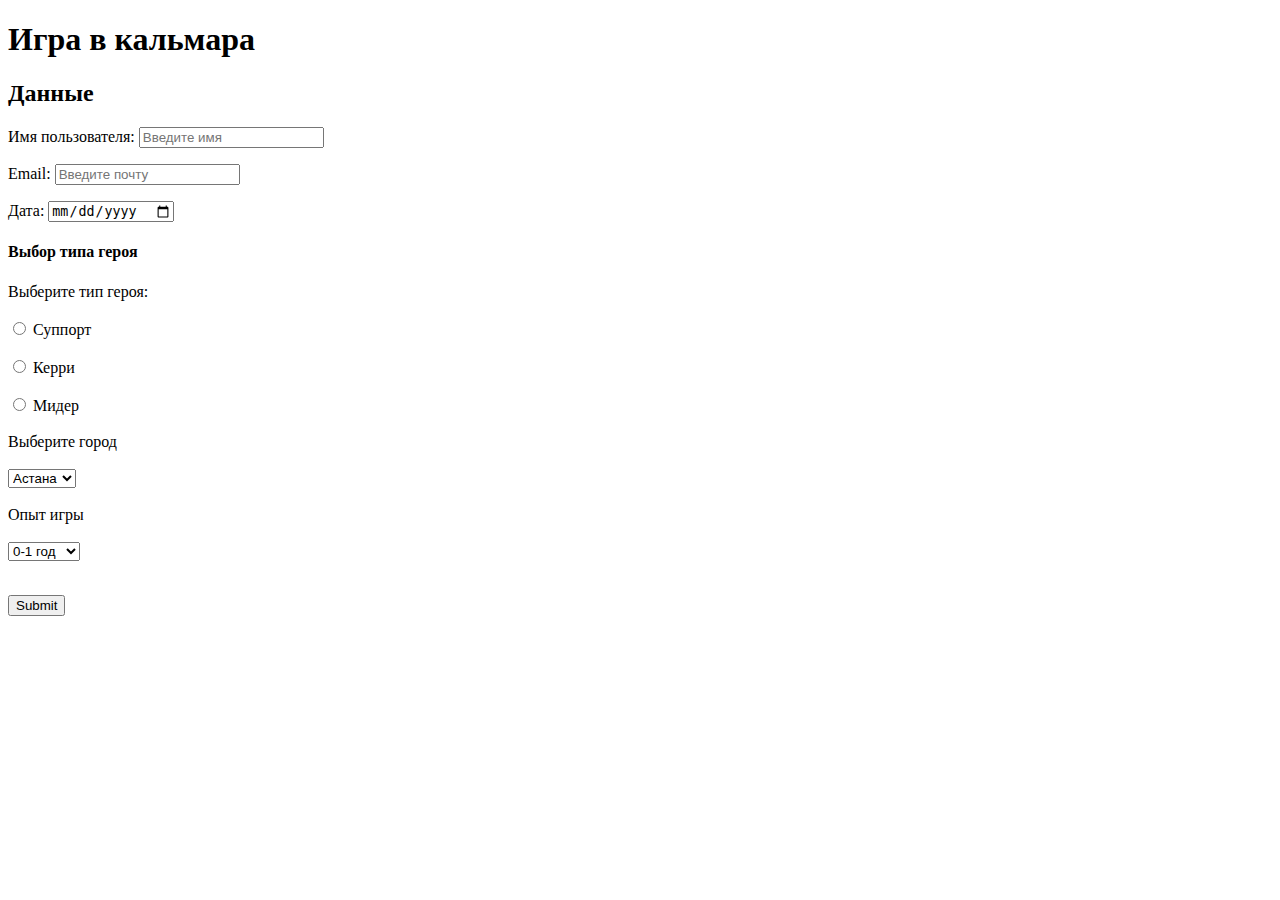
<file: homework_10/form/index.html>
<!DOCTYPE html>
<html lang="en">
<head>
    <meta charset="UTF-8">
    <meta http-equiv="X-UA-Compatible" content="IE=edge">
    <meta name="viewport" content="width=device-width, initial-scale=1.0">
    <link rel="stylesheets" href="css/style.css">
    <title>Document</title>
</head>
<body>
    <h1>Игра в кальмара</h1>
    <h2>Данные</h2>
    <form>
        <p>
            <label for="userName">Имя пользователя:</label>
            <input id="userName" type="text" placeholder="Введите имя" required>
        </p>
        <p>
            <label for="userEmail">Email:</label>
            <input id="userEmail" type="email" placeholder="Введите почту">
        </p>

        <p>
            <label for="date">Дата:</label>
            <input id="date" type="date">
        </p>

        <h4>Выбор типа героя</h4>
        
        <p>
            <label for="herotypes"> Выберите тип героя:</label>
            <br><br>
            <input type="radio" id="support" name="heroes">
            <label for="support">Суппорт</label>
            <br><br>
            <input type="radio" id="carry" name="heroes">
            <label for="carry">Керри</label>
             <br><br>
            <input type="radio" id="mid" name="heroes">
            <label for="mid">Мидер</label>
             <br><br>

             <label for="select-city">Выберите город</label><br><br>

             <select id="select-city" name="">
                 <option value="Astana">Астана</option>
                 <option value="Tokyo">Токио</option>
                 <option value="Moscow">Москва</option>
                 <option value="Prague">Прага</option>
                 <option value="Chicago">Чикаго</option>
             </select>
            <br><br>
             <label for="games-lvl">Опыт игры</label><br><br>

             <select id="games-lvl" name="">
                 <option value="0-1year">0-1 год</option>
                 <option value="2-4 years">2-4 года</option>
                 <option value="5+ years">5+ лет</option>
             </select>
            <br><br>
            
            
        </p>
        <input type="submit">
    </form>
</body>
</html>
</file>
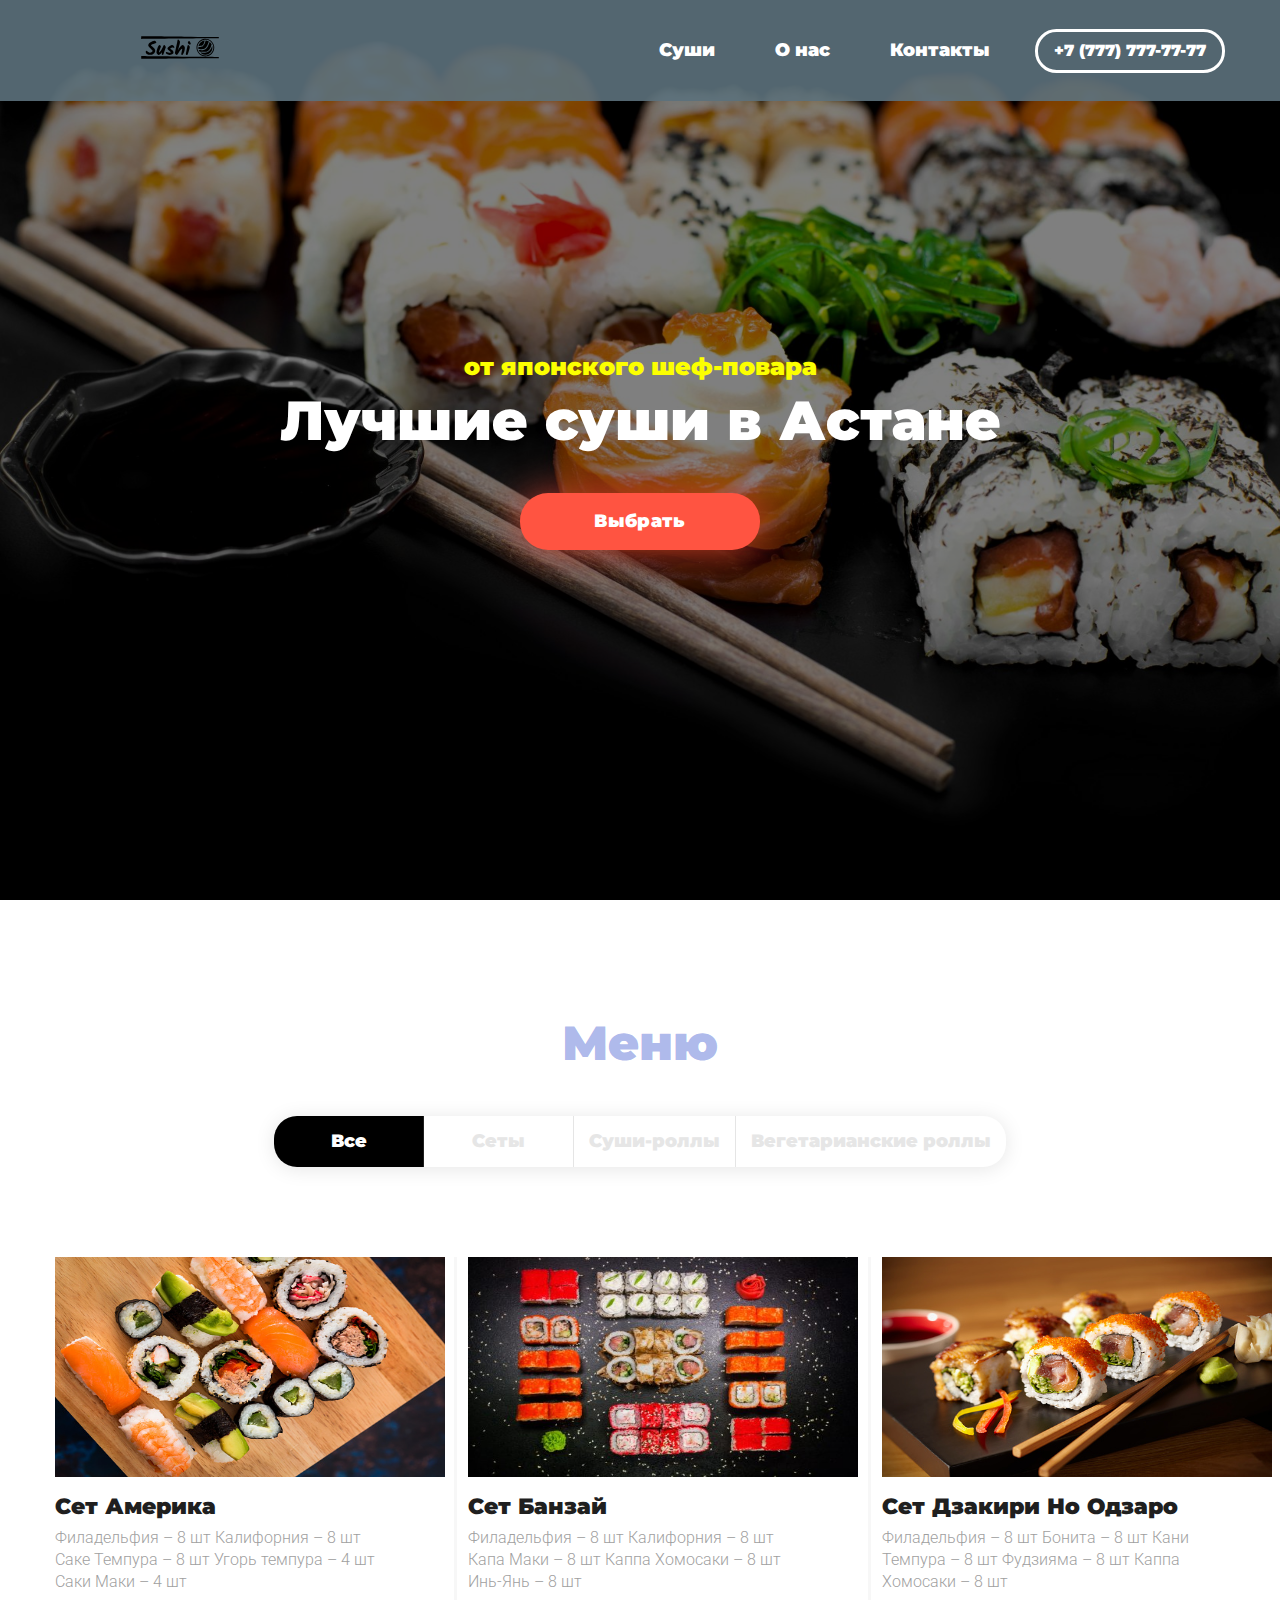
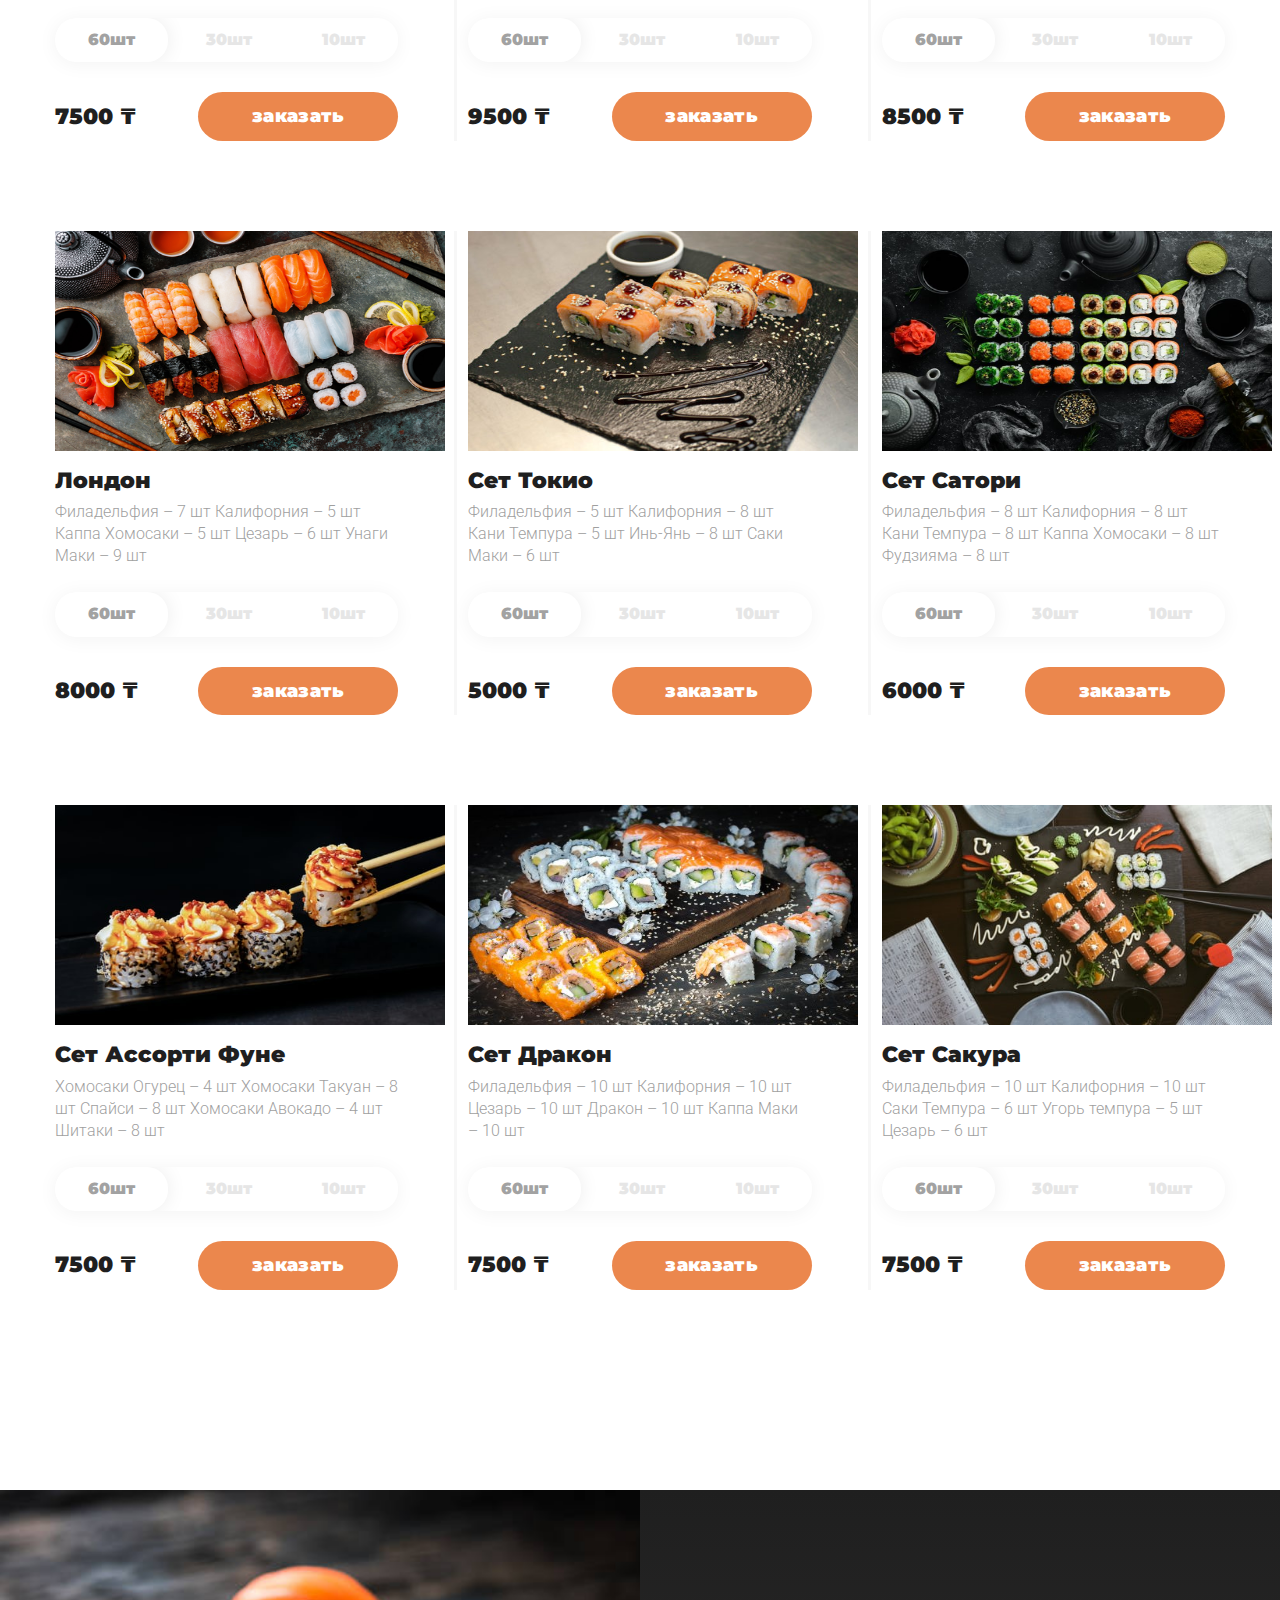
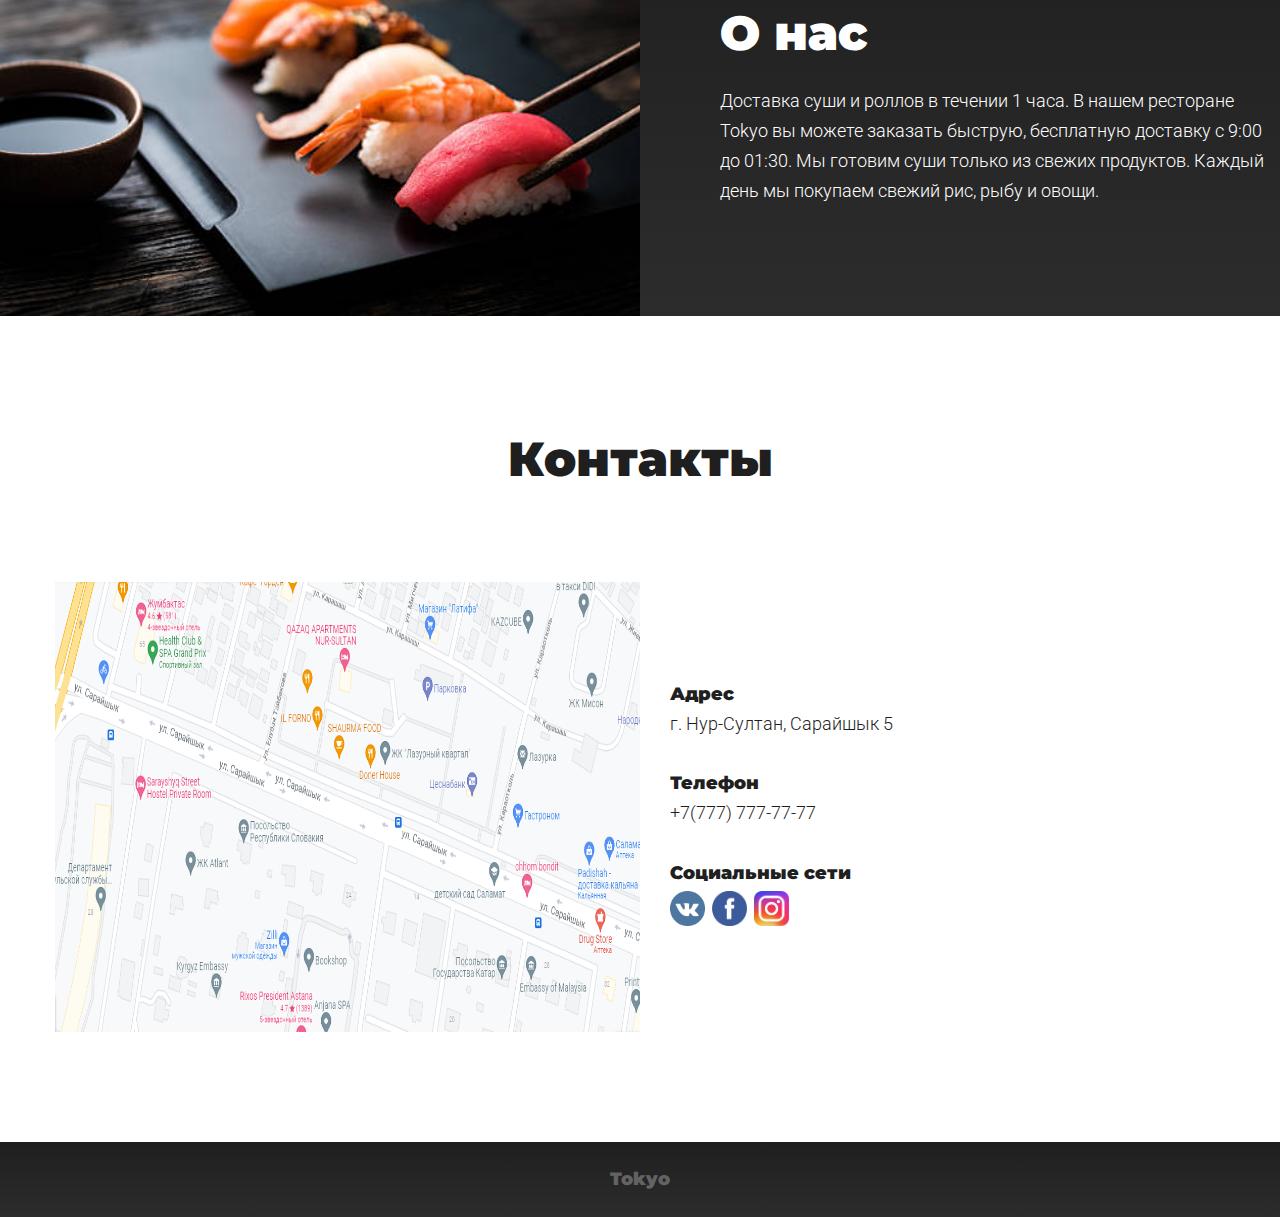
<file: homework_10/hw_sushi/index.html>
<!DOCTYPE html>
<html lang="en">
<head>
    <meta charset="UTF-8">
    <meta http-equiv="X-UA-Compatible" content="IE=edge">
    <meta name="viewport" content="width=device-width, initial-scale=1.0">
    <link rel="preconnect" href="https://fonts.googleapis.com">
    <link rel="preconnect" href="https://fonts.gstatic.com" crossorigin>
    <link href="https://fonts.googleapis.com/css2?family=Montserrat:wght@300;900&family=Roboto&display=swap" rel="stylesheet">
    <link rel="stylesheet" href="css/normalize.css">
    <link rel="stylesheet" href="css/style.css">
    <title>Web Sushi</title>
</head>
<body>

    <!-- header-page -->
    <header class="header-page">
        <div class="container header-page__container">
            <div class="header-page__start">
                <div class="logo">
                    <img class="logo__img" src="img/logo/vecteezy_vector-logo-sushi-design-element_.svg" alt="" width="250" height="85">
                </div>
            </div>
            <div class="header-page__end">
                <nav class="header-page__nav">
                    <ul class="header-page__ul">
                        <li class="header-page__li">
                            <a class="header-page__link" href="#">
                                <span class="header-page__text">Cуши</span>
                            </a>
                        </li>
                        <li class="header-page__li">
                            <a class="header-page__link" href="#">
                                <span class="header-page__text">О нас</span>
                            </a>
                        </li>
                        <li class="header-page__li">
                            <a class="header-page__link" href="#">
                                <span class="header-page__text">Контакты</span>
                            </a>
                        </li>
                    </ul>
                </nav>
                <div class="phone">
                    <a class="phone__item header-page__phone" href="tel:+77777777777">+7 (777) 777-77-77</a>
                </div>
                <div class="header-page__hamburger">
                    <button class="btn-menu" type="button">
                        <span class="btn-menu__box">
                            <span class="btn-menu__inner"></span>
                        </span>
                    </button>
                </div>
            </div>
        </div>
    </header>
    
    <!-- section-top -->

     <section class="section-top">
         <div class="container section-top__container">
             <p class="section-top__info">от японского шеф-повара</p>
             <h1 class="section-top__title">Лучшие суши в Астане</h1>
             <div class="section-top__btn"></div>
             <button class="btn" type="button">Выбрать</button>
         </div>
     </section>
     <!--------------- section top ---------------->

     <!------- section catalog -------->
     <section class="section section-catalog">
         <div class="container">
             <header class="section__header">
               <h2 class="section__title section__title--accent">Меню</h2>
               <nav class="catalog-nav">
                   <ul class="catalog-nav__wrapper">
                       <li class="catalog-nav__item">
                           <button class="catalog-nav__btn is-active" type="button">Все</button>
                       </li>
                       <li class="catalog-nav__item">
                           <button class="catalog-nav__btn" type="button">Сеты</button>
                       </li>
                       <li class="catalog-nav__item">
                           <button class="catalog-nav__btn" type="button">Суши-роллы</button>
                       </li>
                       <li class="catalog-nav__item">
                           <button class="catalog-nav__btn" type="button">Вегетарианские роллы</button>
                       </li>
                   </ul>
               </nav>
             </header>

             <div class="catalog">
                 <div class="catalog__item">
                     <div class="product catalog__product"> 
                         <img src="img/section-catalog/sushi1.jpg" alt="" class="product__img" width="390", height="220">
                         <div class="product__content">
                             <h3 class="product__title">Сет Америка</h3>
                             <p class="product__description">Филадельфия – 8 шт

                                Калифорния – 8 шт
                                
                                Саке Темпура – 8 шт
                                
                                Угорь темпура – 4 шт
                                
                                Саки Маки – 4 шт</p>
                         </div>
                         <footer class="product__footer">
                             <div class="product__sizes">
                                 <button class="product__size is-active" type="button">60шт</button>
                                 <button class="product__size" type="button">30шт</button>
                                 <button class="product__size" type="button">10шт</button>
                             </div>
                             <div class="product__bottom">
                                 <div class="product__price">
                                     <span class="product__price-value">7500</span>
                                     <span class="product__currency">&#8376;</span>
                                 </div>
                                 <button class="btn product__btn" type="button">заказать</button>

                             </div>
                         </footer>
                     </div>
                 </div>
                 <div class="catalog__item">
                    <div class="product catalog__product"> 
                        <img src="img/section-catalog/sushi(1)500x333.jpg" alt="" class="product__img" width="390", height="220">
                        <div class="product__content">
                            <h3 class="product__title">Сет Банзай</h3>
                            <p class="product__description">Филадельфия – 8 шт

                               Калифорния – 8 шт
                               
                               Капа Маки – 8 шт
                               
                               Каппа Хомосаки – 8 шт
                               
                               Инь-Янь – 8 шт</p>
                        </div>
                        <footer class="product__footer">
                            <div class="product__sizes">
                                <button class="product__size is-active" type="button">60шт</button>
                                <button class="product__size" type="button">30шт</button>
                                <button class="product__size" type="button">10шт</button>
                            </div>
                            <div class="product__bottom">
                                <div class="product__price">
                                    <span class="product__price-value">9500</span>
                                    <span class="product__currency">&#8376;</span>
                                </div>
                                <button class="btn product__btn" type="button">заказать</button>

                            </div>
                        </footer>
                    </div>
                </div>      
                <div class="catalog__item">
                    <div class="product catalog__product"> 
                        <img src="img/section-catalog/sushi4.jpg" alt="" class="product__img" width="390", height="220">
                        <div class="product__content">
                            <h3 class="product__title">Сет Дзакири Но Одзаро</h3>
                            <p class="product__description">Филадельфия – 8 шт

                               Бонита – 8 шт
                               
                               Кани Темпура – 8 шт
                               
                               Фудзияма – 8 шт
                               
                               Каппа Хомосаки – 8 шт</p>
                        </div>
                        <footer class="product__footer">
                            <div class="product__sizes">
                                <button class="product__size is-active" type="button">60шт</button>
                                <button class="product__size" type="button">30шт</button>
                                <button class="product__size" type="button">10шт</button>
                            </div>
                            <div class="product__bottom">
                                <div class="product__price">
                                    <span class="product__price-value">8500</span>
                                    <span class="product__currency">&#8376;</span>
                                </div>
                                <button class="btn product__btn" type="button">заказать</button>

                            </div>
                        </footer>
                    </div>
                </div> 
                <div class="catalog__item">
                    <div class="product catalog__product"> 
                        <img src="img/section-catalog/sushi(6)500x300.png" alt="" class="product__img" width="390" height="220">
                        <div class="product__content">
                            <h3 class="product__title">Лондон</h3>
                            <p class="product__description">Филадельфия – 7 шт

                               Калифорния – 5 шт
                               
                               Каппа Хомосаки – 5 шт
                               
                               Цезарь – 6 шт
                               
                               Унаги Маки – 9 шт</p>
                        </div>
                        <footer class="product__footer">
                            <div class="product__sizes">
                                <button class="product__size is-active" type="button">60шт</button>
                                <button class="product__size" type="button">30шт</button>
                                <button class="product__size" type="button">10шт</button>
                            </div>
                            <div class="product__bottom">
                                <div class="product__price">
                                    <span class="product__price-value">8000</span>
                                    <span class="product__currency">&#8376;</span>
                                </div>
                                <button class="btn product__btn" type="button">заказать</button>

                            </div>
                        </footer>
                    </div>
                </div>   
                <div class="catalog__item">
                    <div class="product catalog__product"> 
                        <img src="img/section-catalog/sushi(2)500x333.jpg" alt="" class="product__img" width="390" height="220">
                        <div class="product__content">
                            <h3 class="product__title">Сет Токио</h3>
                            <p class="product__description">Филадельфия – 5 шт

                               Калифорния – 8 шт
                               
                               Кани Темпура – 5 шт
                               
                               Инь-Янь – 8 шт
                               
                               Саки Маки – 6 шт</p>
                        </div>
                        <footer class="product__footer">
                            <div class="product__sizes">
                                <button class="product__size is-active" type="button">60шт</button>
                                <button class="product__size" type="button">30шт</button>
                                <button class="product__size" type="button">10шт</button>
                            </div>
                            <div class="product__bottom">
                                <div class="product__price">
                                    <span class="product__price-value">5000</span>
                                    <span class="product__currency">&#8376;</span>
                                </div>
                                <button class="btn product__btn" type="button">заказать</button>

                            </div>
                        </footer>
                    </div>
                </div>   
                <div class="catalog__item">
                    <div class="product catalog__product"> 
                        <img src="img/section-catalog/sushi(5)500x300.png" alt="" class="product__img" width="390" height="220">
                        <div class="product__content">
                            <h3 class="product__title">Сет Сатори</h3>
                            <p class="product__description">Филадельфия – 8 шт

                               Калифорния – 8 шт
                               
                               Кани Темпура – 8 шт
                               
                               Каппа Хомосаки – 8 шт
                               
                               Фудзияма – 8 шт</p>
                        </div>
                        <footer class="product__footer">
                            <div class="product__sizes">
                                <button class="product__size is-active" type="button">60шт</button>
                                <button class="product__size" type="button">30шт</button>
                                <button class="product__size" type="button">10шт</button>
                            </div>
                            <div class="product__bottom">
                                <div class="product__price">
                                    <span class="product__price-value">6000</span>
                                    <span class="product__currency">&#8376;</span>
                                </div>
                                <button class="btn product__btn" type="button">заказать</button>

                            </div>
                        </footer>
                    </div>
                </div>   
                <div class="catalog__item">
                    <div class="product catalog__product"> 
                        <img src="img/section-catalog/sushi6.jpg" alt="" class="product__img" width="390", height="220">
                        <div class="product__content">
                            <h3 class="product__title">Сет Ассорти Фуне</h3>
                            <p class="product__description">Хомосаки Огурец – 4 шт

                               Хомосаки Такуан – 8 шт
                               
                               Спайси – 8 шт
                               
                               Хомосаки Авокадо – 4 шт
                               
                               Шитаки – 8 шт</p>
                        </div>
                        <footer class="product__footer">
                            <div class="product__sizes">
                                <button class="product__size is-active" type="button">60шт</button>
                                <button class="product__size" type="button">30шт</button>
                                <button class="product__size" type="button">10шт</button>
                            </div>
                            <div class="product__bottom">
                                <div class="product__price">
                                    <span class="product__price-value">7500</span>
                                    <span class="product__currency">&#8376;</span>
                                </div>
                                <button class="btn product__btn" type="button">заказать</button>

                            </div>
                        </footer>
                    </div>
                </div>     
                <div class="catalog__item">
                    <div class="product catalog__product"> 
                        <img src="img/section-catalog/sushi(3)500x333.jpg" alt="" class="product__img" width="390", height="220">
                        <div class="product__content">
                            <h3 class="product__title">Сет Дракон</h3>
                            <p class="product__description">Филадельфия – 10 шт

                               Калифорния – 10 шт
                               
                               Цезарь – 10 шт
                               
                               Дракон – 10 шт
                               
                               Каппа Маки – 10 шт</p>
                        </div>
                        <footer class="product__footer">
                            <div class="product__sizes">
                                <button class="product__size is-active" type="button">60шт</button>
                                <button class="product__size" type="button">30шт</button>
                                <button class="product__size" type="button">10шт</button>
                            </div>
                            <div class="product__bottom">
                                <div class="product__price">
                                    <span class="product__price-value">7500</span>
                                    <span class="product__currency">&#8376;</span>
                                </div>
                                <button class="btn product__btn" type="button">заказать</button>

                            </div>
                        </footer>
                    </div>
                </div> 
                <div class="catalog__item">
                    <div class="product catalog__product"> 
                        <img src="img/section-catalog/sushi8.jpg" alt="" class="product__img" width="390", height="220">
                        <div class="product__content">
                            <h3 class="product__title">Сет Сакура</h3>
                            <p class="product__description">Филадельфия – 10 шт

                               Калифорния – 10 шт
                               
                               Саки Темпура – 6 шт
                               
                               Угорь темпура – 5 шт
                               
                               Цезарь – 6 шт</p>
                        </div>
                        <footer class="product__footer">
                            <div class="product__sizes">
                                <button class="product__size is-active" type="button">60шт</button>
                                <button class="product__size" type="button">30шт</button>
                                <button class="product__size" type="button">10шт</button>
                            </div>
                            <div class="product__bottom">
                                <div class="product__price">
                                    <span class="product__price-value">7500</span>
                                    <span class="product__currency">&#8376;</span>
                                </div>
                                <button class="btn product__btn" type="button">заказать</button>

                            </div>
                        </footer>
                    </div>
                </div>
             </div>
         </div>
     </section>
     <!-------- section catalog --------->

     <!-------------------- section-about---------------->

     <section class="section section-about">
         <img src="img/section-about/istockphoto-521800854-612x612.jpg" alt="" class="section-about__img">
         <div class="container section-about__container">
             <div class="section-about__content">
                 <h2 class="section__title section-about__title">О нас</h2>
                 <p class="section-about__text">Доставка суши и роллов в течении 1 часа. В нашем ресторане Tokyo вы можете заказать быструю, бесплатную доставку с 9:00 до 01:30.
                     Мы готовим суши только из свежих продуктов. Каждый день мы покупаем свежий рис, рыбу и овощи.</p>
             </div>
         </div>
     </section>
     <!-------------------- section-about---------------------------->

     <!------------------section-contacts-------------------------- -->

     <section class="section section-contacts">
         <div class="container section-contacts__container">
             <header class="section__header">
                 <h2 class="section__title section-contacts__title">Контакты</h2>
             </header>
             <div class="contacts">
                 <div class="contacts__start">
                     <div class="contacts__map">
                        <img src="img/section-maps/sarayshyq_map_1.PNG" alt="" class="product__img" width="585", height="450">
                     </div>
                 </div>
                 <div class="contacts__end">
                     <div class="contacts__item">
                         <h3 class="contacts__title">Адрес</h3>
                         <p class="contacts__text">г. Нур-Султан, Сарайшык 5</p>
                     </div>
                     <div class="contacts__item">
                         <h3 class="contacts__title">Телефон</h3>
                         <p class="contacts__text">
                             <a class="contacts__phone" href="tel:+77777777777">+7(777) 777-77-77</a>
                         </p>
                     </div>
                     <div class="contacts__item">
                        <h3 class="contacts__title">Социальные сети</h3>
                        <ul class="socials">
                            <li class="socials__item">
                                <a href="#" class="socials__link" target="_blank">
                                    <img src="img/section-social-media-logo/vk.png" alt="" class="social__icon--vk" width="35" height="35">
                                </a>
                            </li>
                            <li class="socials__item">
                                <a href="#" class="socials__link" target="_blank">
                                    <img src="img/section-social-media-logo/facebook-icon-logo-03865A9BA2-seeklogo.com.png" alt="" class="social__icon--fb" width="35" height="35">
                                </a>
                            </li>
                            <li class="socials__item">
                                <a href="#" class="socials__link" target="_blank">
                                    <img src="img/section-social-media-logo/instagram-new-2016-logo-D9D42A0AD4-seeklogo.com.png" alt="" class="social__icon--inst" width="35" height="35">
                                </a>
                            </li>
                        </ul>
                    </div>
                 </div>
             </div>
         </div>
     </section>

     <!------------------section-contacts-------------------------- -->


     <!--------------footer-page----------->
     <footer class="footer-page">
         <div class="container">
             <div class="footer-page__text">Tokyo</div>
         </div>
     </footer>
     <!--------------footer-page----------->
</body>
</html>
</file>
<file: homework_10/form/css/style.css>
* {
    box-sizing: border-box;
}
</file>
<file: homework_10/hw_sushi/css/style.css>
* {
    box-sizing: border-box;
}

body {
    font-family: 'Roboto', sans-serif;
    font-weight: 300;
    font-size: 16px;
    line-height: 1.375;
    color: #1f1f1f;
}

/* img {
    max-width: 100%;
    height: auto;
} */



.section-top {
    height: 100vh;
    min-height: 600px;
    background: #0e1419 url(../img/section-top/sushi-rolls-rolly-moreprodukty-yaponskaya-kuxnya.jpg) no-repeat center;
    background-size: cover;
    color: #fff;
    display: flex;
    justify-content: center;
    align-items: center;
    text-align: center;
    position: relative;
    padding: 100px 0;

}
.section-top::before {
    content: '';
    position: absolute;
    top: 0;
    left: 0;
    background: rgba(0,0,0,0.5);
    width: 100%;
    height: 100%;
}
.section-top__container {
    position: relative;
   
}

.section-top__info {
    font-size: 24px;
    font-family: 'Montserrat', sans-serif;
    font-weight: 900;
    color: #fcff00;
    margin: 0;
}

.section-top__title {
    font-family: 'Montserrat', sans-serif;
    font-size: 55px;
    font-weight: 900;
    margin: 0 0 35px;
}

.btn {
    background: #ff5441;
    color: #fff;
    display: inline-block;
    padding: 18px 20px;
    width: 240px;
    max-width: 100%;
    border-radius: 28px;
    font-family: 'Montserrat', sans-serif;
    font-weight: 900;
    font-size: 18px;
    border: 0;
    cursor: pointer;
    text-align: center;
    letter-spacing: .02em;
    box-shadow: 0px 0px 38px 0px rgba(212, 66, 50, 0.8);
    transition: color .2s, background .2s, opacity .2s;
}
.btn:hover {
    background: #ec4b38;
}

.btn:active {
    opacity: 0.8;
    transform: scale(.95);
}

.container {
    padding: 0 15px;
    width: 1200px;
    max-width: 100%; 
    margin: 0 auto;
}

@media (max-width:992px) {
    .section-top {
        padding-top: 150px;
    }
}

@media (max-width:992px) {
    .section-top__info {
        padding-top: 150px;
    }
  
}

@media (max-width:576px) {
    .section-top__info {
        font-size: 18px;
    }
    .section-top__title {
        font-size: 40px;
    }
}
@media (max-width: 360px) {
    .section-top__title {
        font-size: 34px;
    }
}
@media (max-width: 576px) {
    .btn {
        padding: 16px 20px;
        width: 220px;
        font-size: 16px;
    }
}

.header-page {
    position: absolute;
    top: 0;
    left: 0;
    width: 100%;
    z-index: 5;
    background: rgba(92, 113, 124, 0.9);
    padding: 5px 0;
    overflow: hidden;
}

.header-page__container {
    display: flex;
    justify-content: space-between;
    align-items: center;
}

.header-page__end {
    display: flex;
    align-items: center;
}

.header-page__ul {
    list-style: none;
    margin: 0;
    padding: 0;
    display: flex;
}

.header-page__link {
    color: #fff;
    text-decoration: none;
    display: block;
    padding: 15px 30px;
    font-family: 'Montserrat', sans-serif;
    font-weight: 900;
    font-size: 18px;
    position: relative;
    transition: color .2s;
}

.header-page__link:hover {
    color: #1f1f1f;
}

.header-page__link::before {
    content: '';
    position: absolute;
    top: 50%;
    left: 0;
    background: #fff;
    width: 100%;
    height: calc(100% + 40px);
    transform: translateY(-50%);
    opacity: 0;
    transition: all .2s;

}

.header-page__link:hover::before {
    opacity: 1;
}

.header-page__text {
    position: relative;
}

.header-page__nav {
    margin-right: 15px;
}

.header-page__hamburger {
    display: none;
}

@media (max-width: 1200px) {
    .header-page__link {
        font-size: 16px;
        padding: 12px 30px;
    }

    .header-page__phone {
        font-size: 14px;
        padding: 7px 16px;
    }
}

@media (max-width: 992px) {
    .header-page__nav {
        display: none;
    }
    .header-page__hamburger {
        display: block;
        margin-right: -15px;
    }
    .header-page {
        padding: 5px 0;
    }
}

@media (max-width: 480px) {
    .header-page__phone {
        display: none;
    }
}

/* phone start */
.phone__item {
    font-family: 'Montserrat', sans-serif;
    font-weight: 900;
    color: #fff;
    text-decoration: none;
    display: inline-block;
    border: 3px solid #fff;
    padding: 8px 16px;
    border-radius: 21.5px;
    transition: color .2s, background .2s, opacity .2s;
}
 .phone__item:hover {
     color: #1f1f1f;
     background: #fff;
 }
 .phone__item:active {
     opacity: 0.8;
 }
/* phone end */



/* btn-menu start */
.btn-menu {
    background: none;
    cursor: pointer;
    display: inline-block;
    padding: 15px;
    border: 0;
}

.btn-menu__box {
    display: inline-block;
    width: 40px;
    height: 24px;
}
.btn-menu__inner {
    background: #fff;
    height: 4px;
    width: 100%;
    display: block;
    top: 50%;
    position: relative;
    border-radius: 5px;
}

.btn-menu__inner::before,
.btn-menu__inner::after {
    content: '';
    width: 100%;
    height: 4px;
    background: #fff;
    position: absolute;
    left: 0;
    border-radius: 5px;
}

.btn-menu__inner::before {
    top: -10px;
}

.btn-menu__inner::after {
    bottom: -10px;
}
/* btn-menu end */


/* section start */
.section {
    padding: 110px 0;
}

.section__header {
    margin-bottom: 90px;
}

@media (max-width: 576px) {
    .section {
        padding: 90px 0;
    }

    .section__title {
        font-size: 36px;
    } 

    .section__header  {
        margin-bottom: 70px;
    }
}



.section__title {
    font-size: 48px;
    text-align: center;
    margin: 0 auto 40px;
    font-family: 'Montserrat', sans-serif;
    font-weight: 900;
}

.section__title--accent {
    color:#566dd67e
}



/*--------------- section end--------------------- */

/*--------------- catalog nav  start--------*/

.catalog-nav {
    display: flex;
    justify-content: center;
}

.catalog-nav__wrapper {
    list-style: none;
    margin: 0;
    padding: 0;
    display: flex;
    box-shadow: 0px 2px 20px 0px rgba(0,0,0,0.1);
    border-radius: 23px;
    overflow: hidden;
}

.catalog-nav__btn {
    padding: 0;
    border: 0;
    background-color: transparent;
    cursor: pointer;
    display: inline-block;
    text-align: center;
    padding: 15px;
    min-width: 150px;
    font-size: 18px;
    font-family: 'Montserrat', sans-serif;
    font-weight: 900;
    color: #e6e6e6;
    border-right: 1px solid #e5e5e5;
    transition: border .2s, background .2s, color .2s;
}

.catalog-nav__btn.is-active {
    background: #000;
    color: #fff;
    border-color: #1f1f1f;
}

.catalog-nav__btn:hover {
    background: #ffa650;
    color: #fff;
    border-right-color: #ffa650;
}

.catalog-nav__item:last-of-type .catalog-nav__btn {
border-right: 0;
}

@media (max-width: 767px) {
    .catalog-nav {
        width: 500px;
        max-width: 100%;
        margin: 0 auto;
    }

    .catalog-nav__wrapper {
        flex-wrap: wrap;
        width: 100%;
        border-radius: 10px;
    }
    .catalog-nav__item {
        width: 50%;
        flex-grow: 1;
    }

    .catalog-nav__btn {
        min-width: 0;
        width: 100%;
        border-top: 1px solid #e5e5e5;
    }
    .catalog-nav__item:nth-of-type(1) .catalog-nav__btn,
    .catalog-nav__item:nth-of-type(2) .catalog-nav__btn {
        border-top: 0;
    }

    .catalog-nav__item:nth-of-type(even) .catalog-nav__btn {
    border-right: 0;
    }
}
/* ----------------catalog nav end-------------------- */

/* ---------------catalog  start---------------- */
.catalog {
    display: flex;
    flex-wrap: wrap;
    margin: 0 -35px;
}

.catalog__item {
    width: calc(100% / 3);
    margin-bottom: 90px;
    padding: 0 35px;
    position: relative;
}

.catalog__item::before {
    content: '';
    background: #f7f7f7;
    position: absolute;
    left: 0;
    top: 0;
    width: 3px;
    height: 100%;
    transform: translateX(21px);
}

.catalog__item:nth-of-type(3n+1)::before {
 content: none;
}

@media (max-width: 1250px) {
    .catalog {
        margin: 0 -20px;
    }
    .catalog__item {
        padding-left: 50px;
        padding-right: 50px;
    }
}

@media (max-width: 1251px) {
    .catalog__item {
        width: 50%;
    }

    .catalog__item:nth-of-type(even)::before {
        content: '';
    }

    .catalog__item:nth-of-type(odd)::before {
        content: none;
    }
}

@media (max-width: 837px) {
    .catalog__item {
        width: 100%;
        margin-bottom: 50px;
    }

    .catalog__item:nth-of-type(n)::before {
        content: none;
    }

     .catalog__product {  
        width: 350px;
        max-width: 100%;
        margin: 0 auto;
        border-bottom: 2px solid #f7f7f7;
        padding-bottom: 50px;
    } 

    .catalog__item:last-of-type {
        margin-bottom: 0;
    }

    .catalog__item:last-of-type .catalog__product {
        border-bottom: 0;
        padding-bottom: 0;
    }
}



/* ---------------catalog end------------------ */

/* -------product start---------- */

.product {
    display: flex;
    flex-direction: column;
    height: 100%;
}

.product__img {
    display: block;
    margin: 0 auto 15px; 
}

.product__title {
    margin: 0 0 5px;
    font-family: 'Montserrat', sans-serif;
    font-weight: 900;
    font-size: 22px;
}
.product__description {
    margin: 0;
    color: #9f9f9f;
}

.product__content {
    margin-bottom: 25px;
    flex-grow: 1;
}
.product__sizes {
    display: flex;
    justify-content: space-between;
    margin-bottom: 30px;
    border-radius: 21px;
    overflow: hidden;
    box-shadow: 0px 2px 20px 0px rgba(0,0,0,0.05);
}

.product__size {
    border: 0;
    background-color: transparent;
    cursor: pointer;
    display: inline-block;
    text-align: center;
    color: #e6e6e6;
    font-family: 'Montserrat', sans-serif;
    font-weight: 900;
    padding: 13px 33px;
    border-radius: 21px;
}

.product__size.is-active {
    color: #a2a2a2;
    box-shadow: 0px 0px 20px 0px rgba(0,0,0,0.08);
}

.product__price {
    font-family: 'Montserrat', sans-serif;
    font-size: 22px;
    font-weight: 900;
}

.product__bottom {
    display: flex;
    align-items: center;
    justify-content: space-between;
}

.product__btn {
    box-shadow: none;
    background: #eb874d;
    width: 200px;
    padding: 14px 20px;
}

.product__btn:hover {
    background: #cf540d;
}

@media (min-width: 993px) and (max-width: 1200px) {
    .product__size {
        padding: 13px 25px;
    }
}

 @media (max-width: 370px) {
    .product__size {
        padding: 13px 15px;
    }
}

@media (max-width: 370px) {
    .product__price {
        font-size: 18px;
    }
}

/*--------- product end------------- */


/* ----------section-about-start-----------  */
.section-about {
    background: linear-gradient(to top, #2d2c2c, #1f1f1f);
    color: #fff;
    position: relative;
}

.section-about__container {
    position: relative;
    display: flex;
    justify-content: flex-end;
    width: 1400px;
}

.section-about__img {
    position: absolute;
    top: 0;
    left: 0;
    width: 50%;
    height: 100%;
    object-fit: cover;
}

.section-about__content {
    width: 50%;
    padding-left: 80px;
}

.section-about__title {
    text-align: left;
    margin-bottom: 20px;
}

.section-about__text {
    font-size: 18px;
    line-height: 1.67;
    margin: 0;
}

@media (max-width: 1200px) {
    .section-about {
        padding-top: 80px;
        padding-bottom: 80px;
    }

    .section-about__content {
        padding-left: 50px;
    }
}

@media (max-width: 767px) {
  .section-about__img {
      width: 100%;
  }

  .section-about__container {
      justify-content: center;
  }

  .section-about__content {
      padding-left: 0;
      width: 500px;
      max-width: 100%;
  }
}
/* ---------section-about-end-------------- */


/*----------------------- section-contacts-start--------------- */

.contacts {
    display: flex;
    align-items: center;
    position: relative;
    flex-wrap: wrap;
    justify-content: center;
}

.contacts__start {
    width: 50%;
}

.contacts__end {
    width: 50%;
    padding-left: 30px;
}

.contacts__map {
    height: 450px;
    background: #69e4b1;
}

.contacts__item {
    margin-bottom: 35px;
}

.contacts__item:last-of-type {
    margin-bottom: 0;
}

.contacts__title {
    margin: 0 0 5px;
    font-family: 'Montserrat', sans-serif;
    font-size: 18px;
    font-weight: 900;
}

.contacts__text {
    margin: 0;
    font-size: 18px;
}

.contacts__phone {
    color: inherit;
    text-decoration: none;
    transition: color .2s;
}

.contacts__phone:hover {
    color: #eb874d;;
}
/*----------------------- section-contacts-end--------------- */


/* ------------------socials-start------------- */
.socials {
    list-style: none;
    margin: 0;
    padding: 0;
    display: flex;
}

.socials__item {
    margin-right: 7px;
}

.socials__link {
    display: inline-block;
}

.social__icon--vk:hover {
    color: blueviolet;
    opacity: .5;
}
.social__icon--fb:hover {
    color: rgb(221, 17, 17);
    opacity: .5;
}
.social__icon--inst:hover {
    color: rgb(43, 226, 125);
    opacity: .5;
}


@media (max-width: 992px) {
    .contacts__map {
        height: 350px;
    }
}

@media (max-width:767px) {
    .section-contacts {
        padding-bottom: 0;
    }
}
@media (max-width: 767px) {
    .contacts__start {
        width: 100%;
        order: 1;
    }

    .contacts__end {
        width: 400px;
        max-width: 100%;
        margin-bottom: 40px;
        padding-left: 0;
    }

    .contacts__map {
        margin: 0 -20px;
        height: 300px;
    }
}

@media (max-width: 767px) {

    .social__item {
        margin-right: 15px;
    }
    .social__icon {
        width: 45px;
        height: 45px;
    }
}
/* ------------------socials-end------------- */

/*------------- footer------------- */

.footer-page {
    background: linear-gradient(to top, #2d2c2c, #1f1f1f);
    padding: 25px 0;
}
.footer-page__text {
    font-family: 'Montserrat', sans-serif;
    color: rgb(255, 255, 255, .3);
    text-align: center;
    font-weight: 900;
    font-size: 18px;

}
/*------------- footer------------- */
</file>
